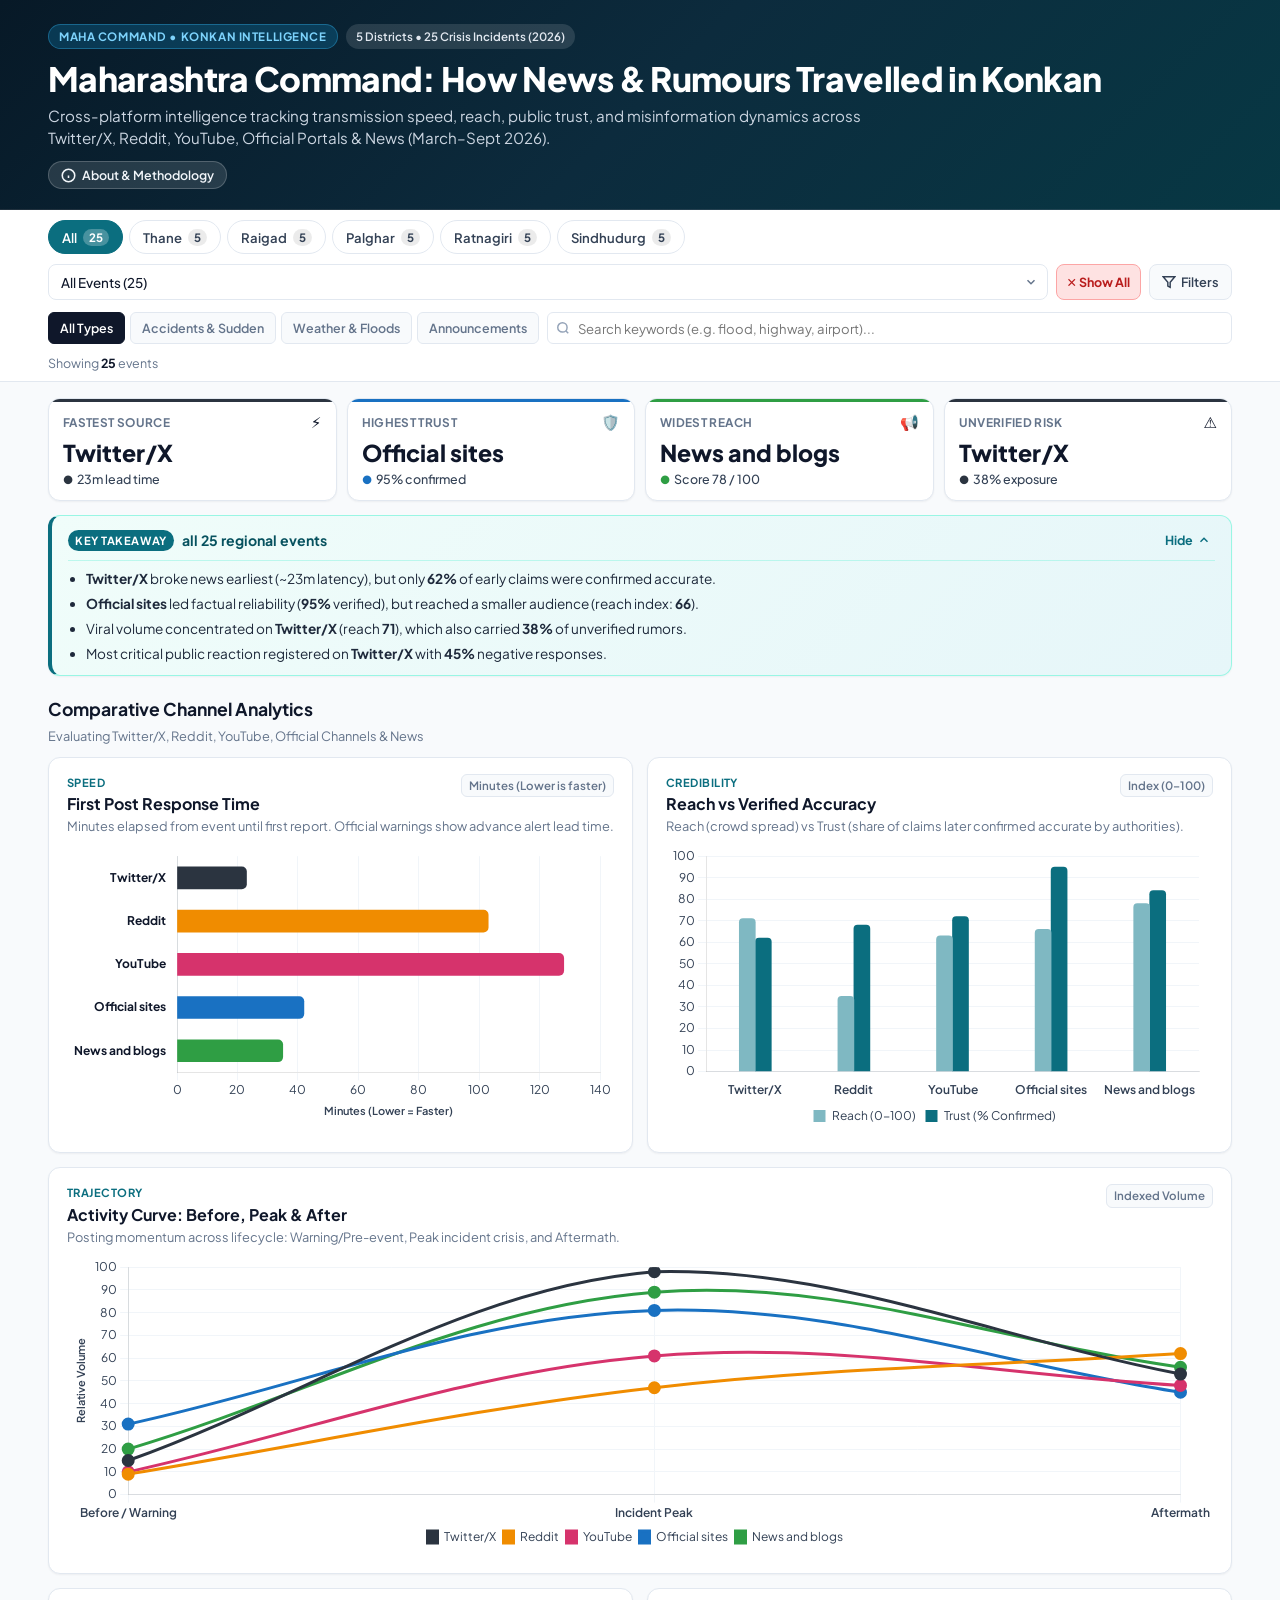
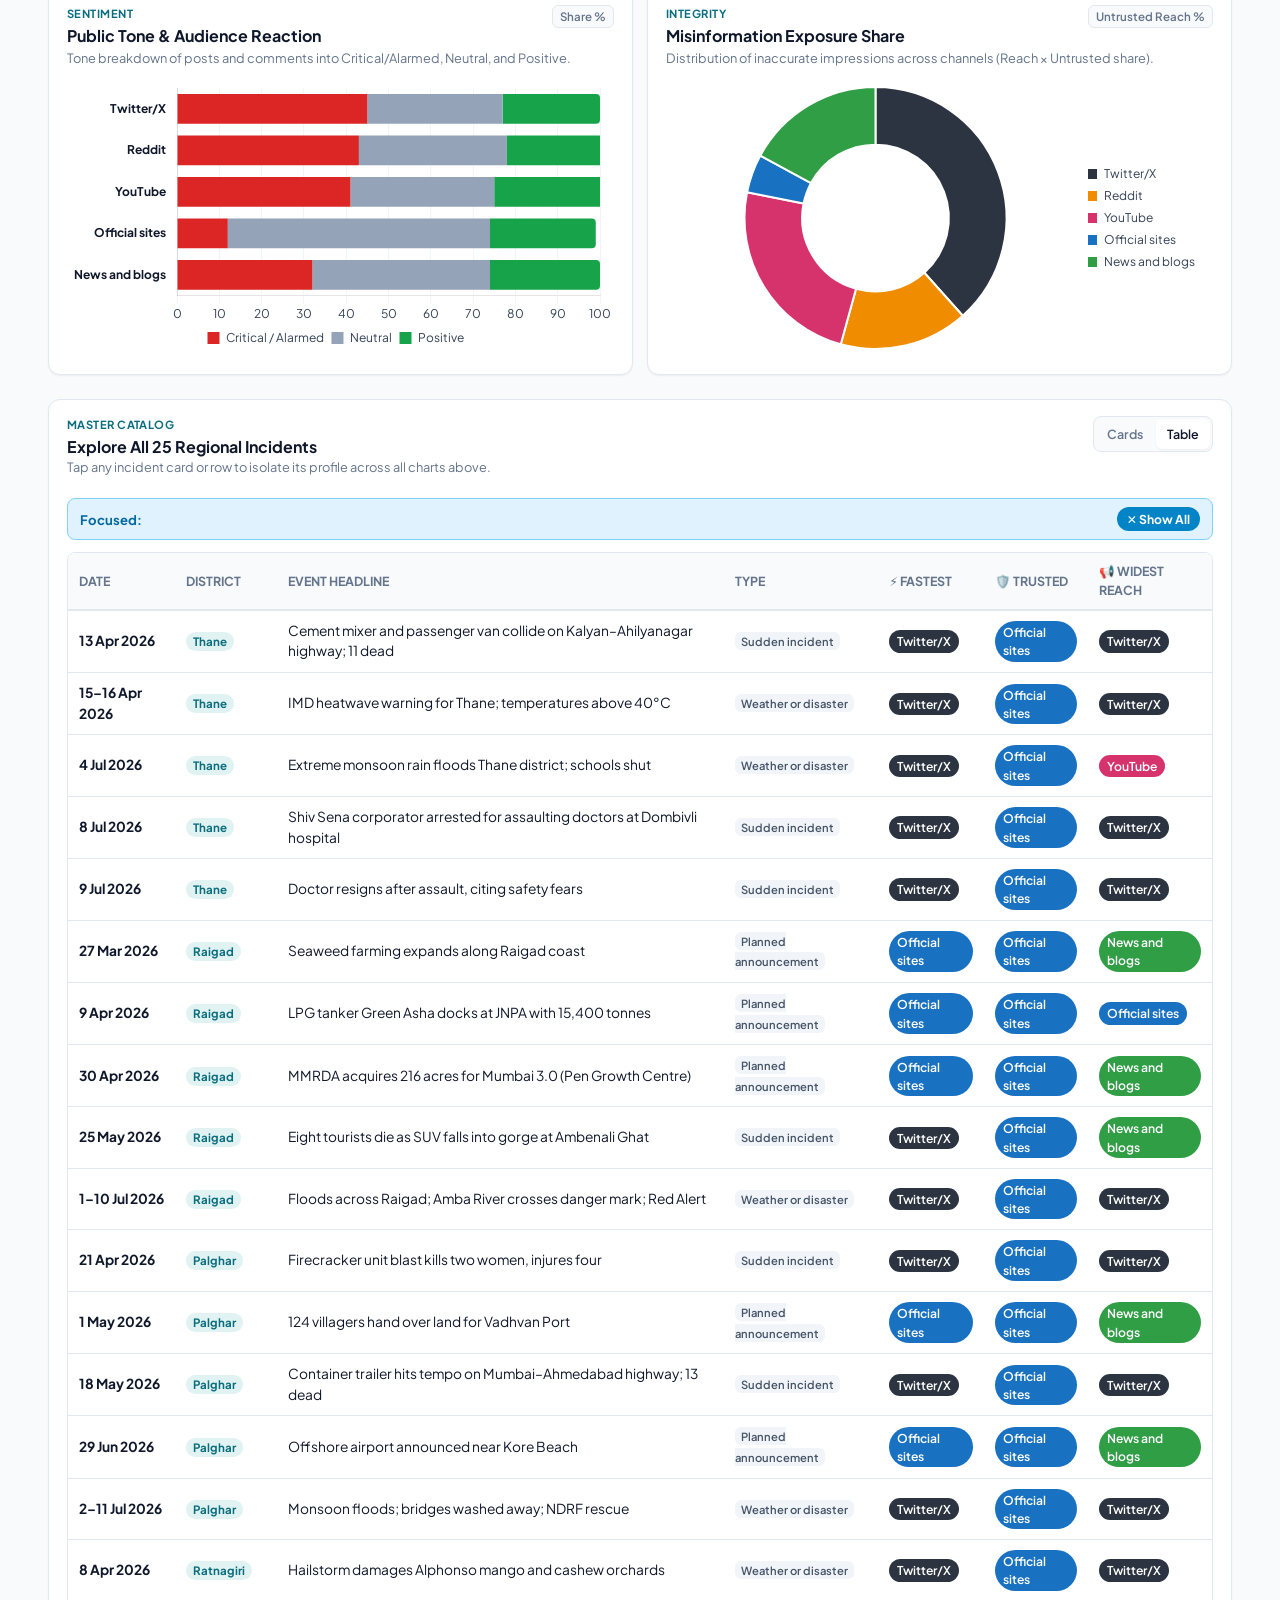
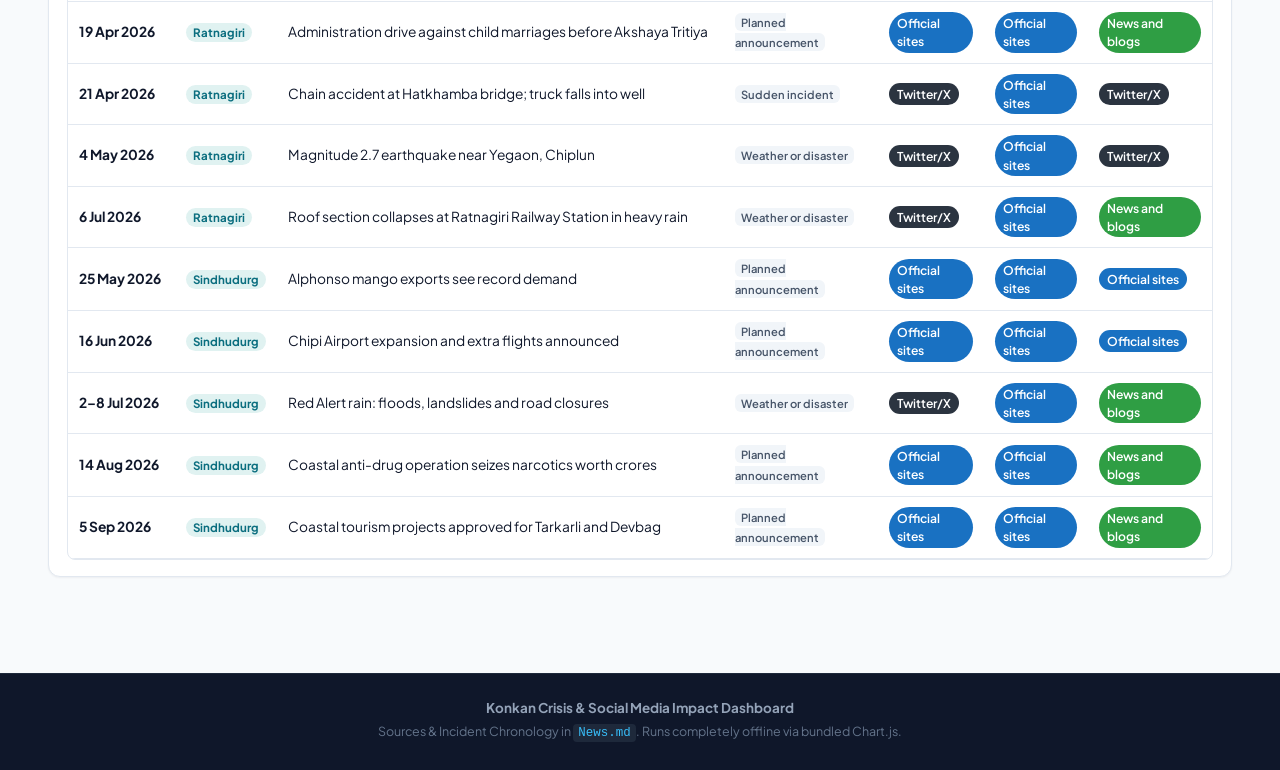
<file: index.html>
<!DOCTYPE html>
<html lang="en">
<head>
  <meta charset="utf-8">
  <meta name="viewport" content="width=device-width, initial-scale=1, viewport-fit=cover">
  <meta name="theme-color" content="#0b6e7f">
  <title>Maharashtra Command Center | Konkan Crisis & Social Media Intelligence Dashboard</title>
  <meta name="description" content="Cross-platform intelligence tracking crisis transmission speed, reach, public trust, and rumour dynamics across 5 Konkan districts.">
  
  <!-- Social Media & Open Graph Previews (Domain-Agnostic) -->
  <meta property="og:site_name" content="Maharashtra Command Center">
  <meta property="og:title" content="Maharashtra Command Center | Konkan Crisis & Social Media Intelligence Dashboard">
  <meta property="og:description" content="Cross-platform intelligence tracking transmission speed, reach, public trust, and rumour dynamics across Konkan districts.">
  <meta property="og:type" content="website">
  <meta name="twitter:card" content="summary">
  <meta name="twitter:title" content="Maharashtra Command Center | Konkan Crisis Intelligence">
  <meta name="twitter:description" content="Crisis information flow, public trust, and misinformation dynamics across Konkan districts.">

  <!-- Immediate Redirect into dash folder -->
  <meta http-equiv="refresh" content="0; url=dash/">
  <script>
    window.location.replace("dash/");
  </script>
  <style>
    body {
      font-family: -apple-system, BlinkMacSystemFont, "Segoe UI", Roboto, sans-serif;
      background-color: #071927;
      color: #e2e8f0;
      display: flex;
      align-items: center;
      justify-content: center;
      height: 100vh;
      margin: 0;
      text-align: center;
      padding: 20px;
    }
    .card {
      background: rgba(255, 255, 255, 0.05);
      border: 1px solid rgba(255, 255, 255, 0.1);
      border-radius: 12px;
      padding: 32px 24px;
      max-width: 480px;
    }
    h1 {
      font-size: 1.25rem;
      margin: 0 0 10px;
      color: #7dd3fc;
    }
    p {
      margin: 0 0 18px;
      color: #94a3b8;
      font-size: 0.95rem;
    }
    a {
      color: #38bdf8;
      text-decoration: none;
      font-weight: 600;
      border: 1px solid rgba(56, 189, 248, 0.4);
      padding: 8px 16px;
      border-radius: 6px;
      display: inline-block;
      transition: background 0.2s;
    }
    a:hover {
      background: rgba(56, 189, 248, 0.15);
    }
  </style>
</head>
<body>
  <div class="card">
    <h1>Maharashtra Command Center</h1>
    <p>Loading Konkan Crisis & Social Media Intelligence Dashboard...</p>
    <a href="dash/">Open Dashboard Manually →</a>
  </div>
</body>
</html>
</file>
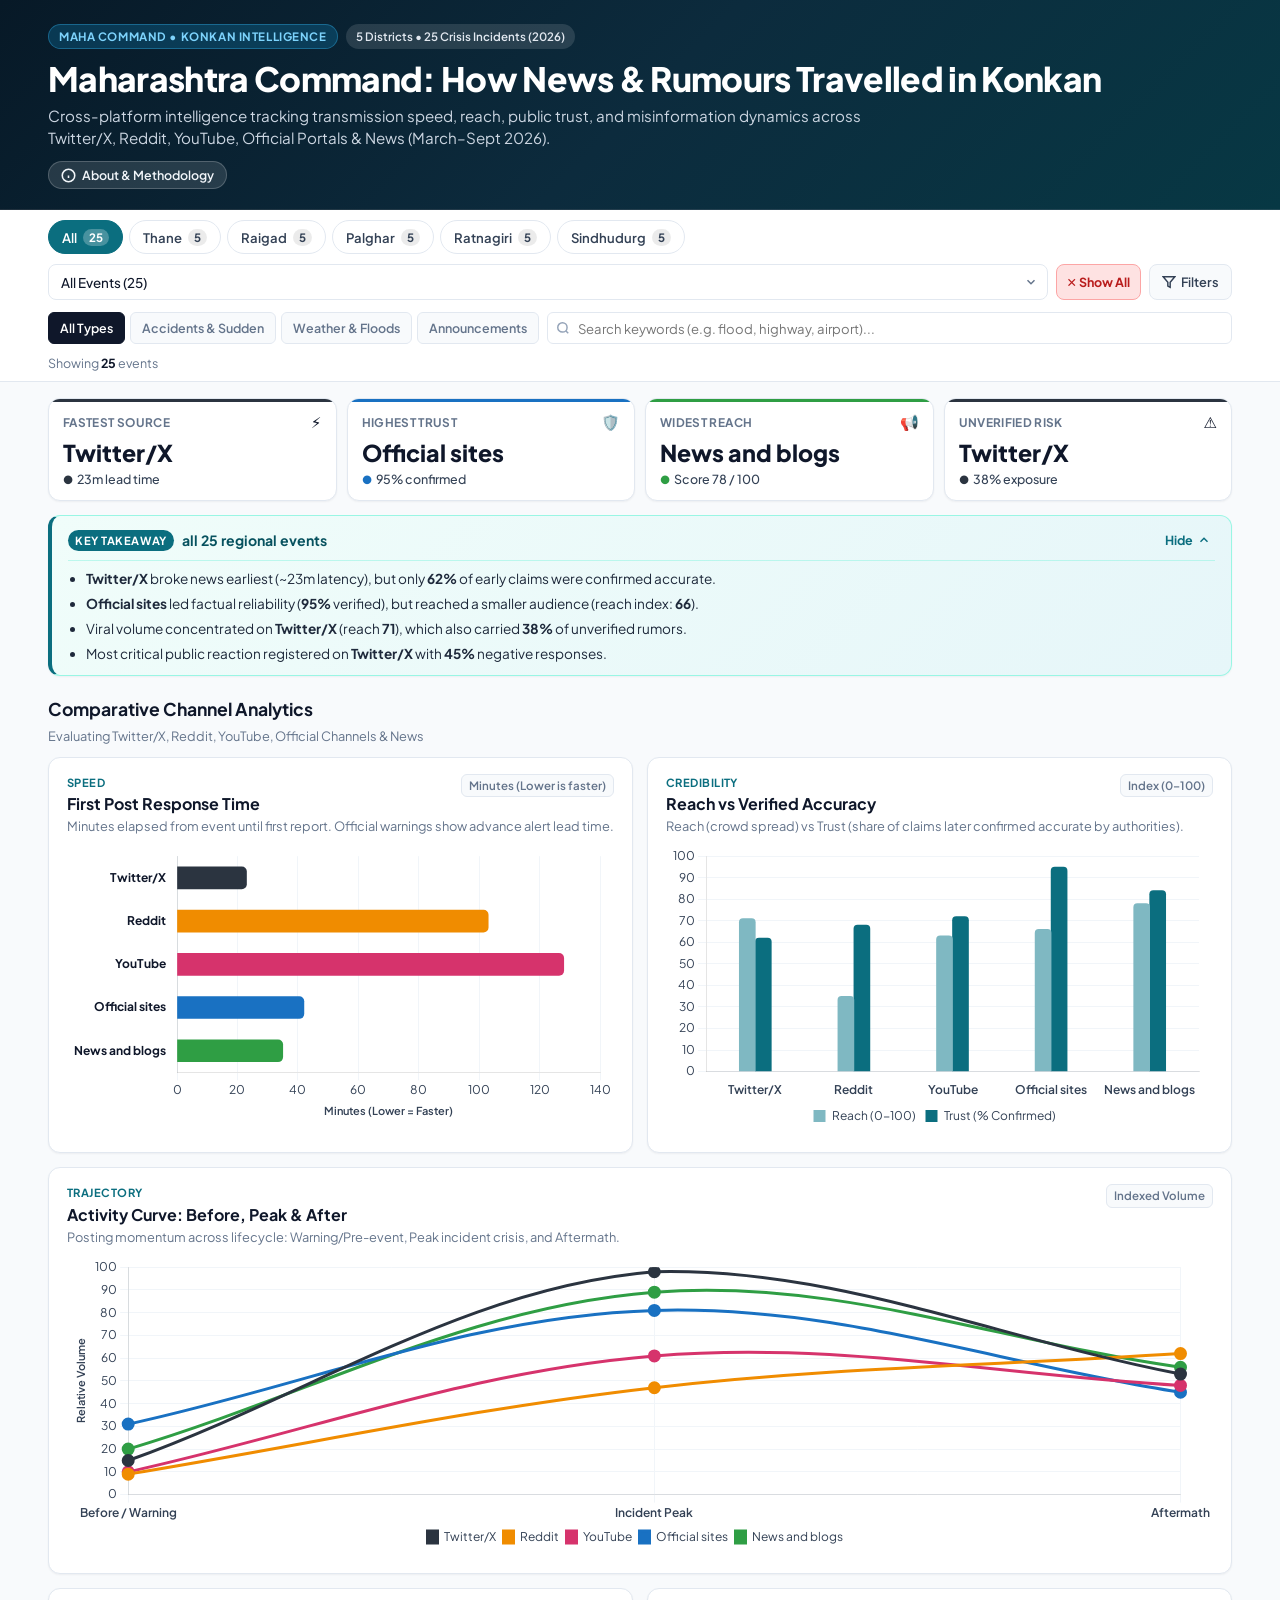
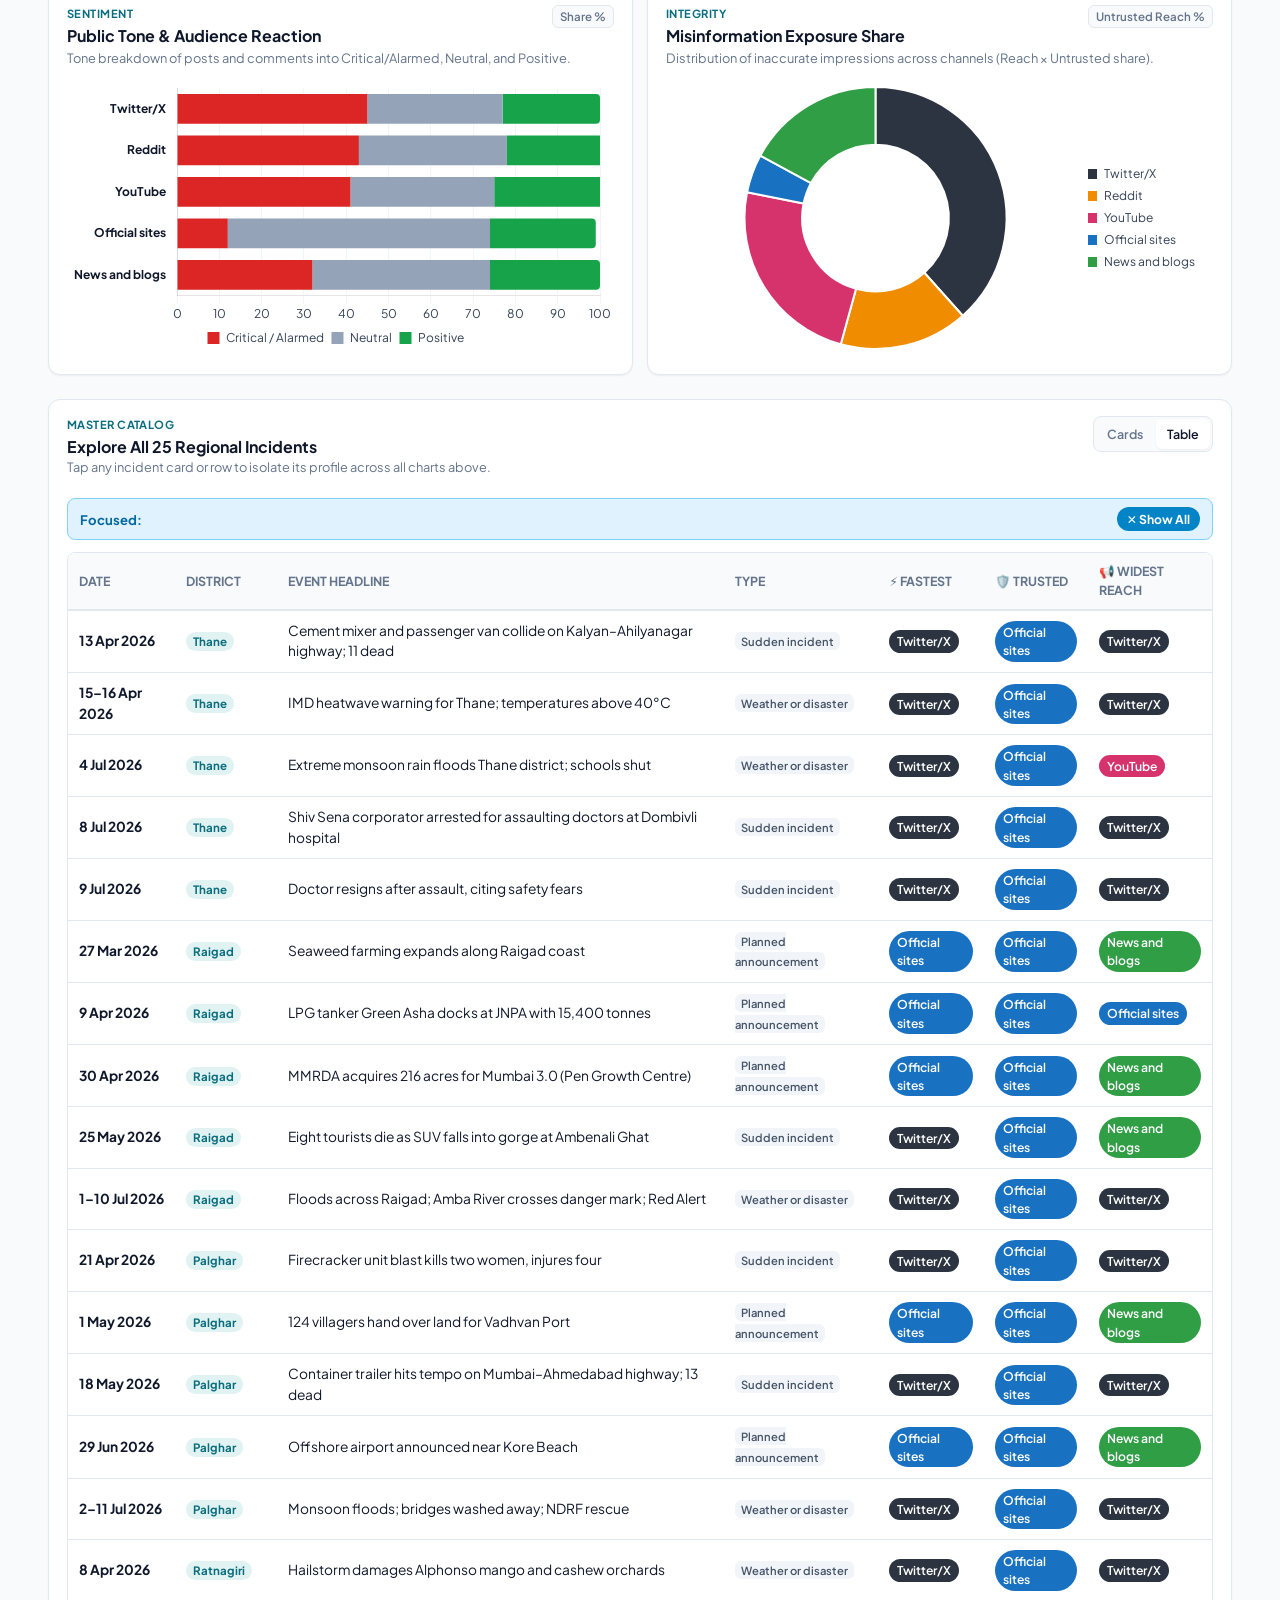
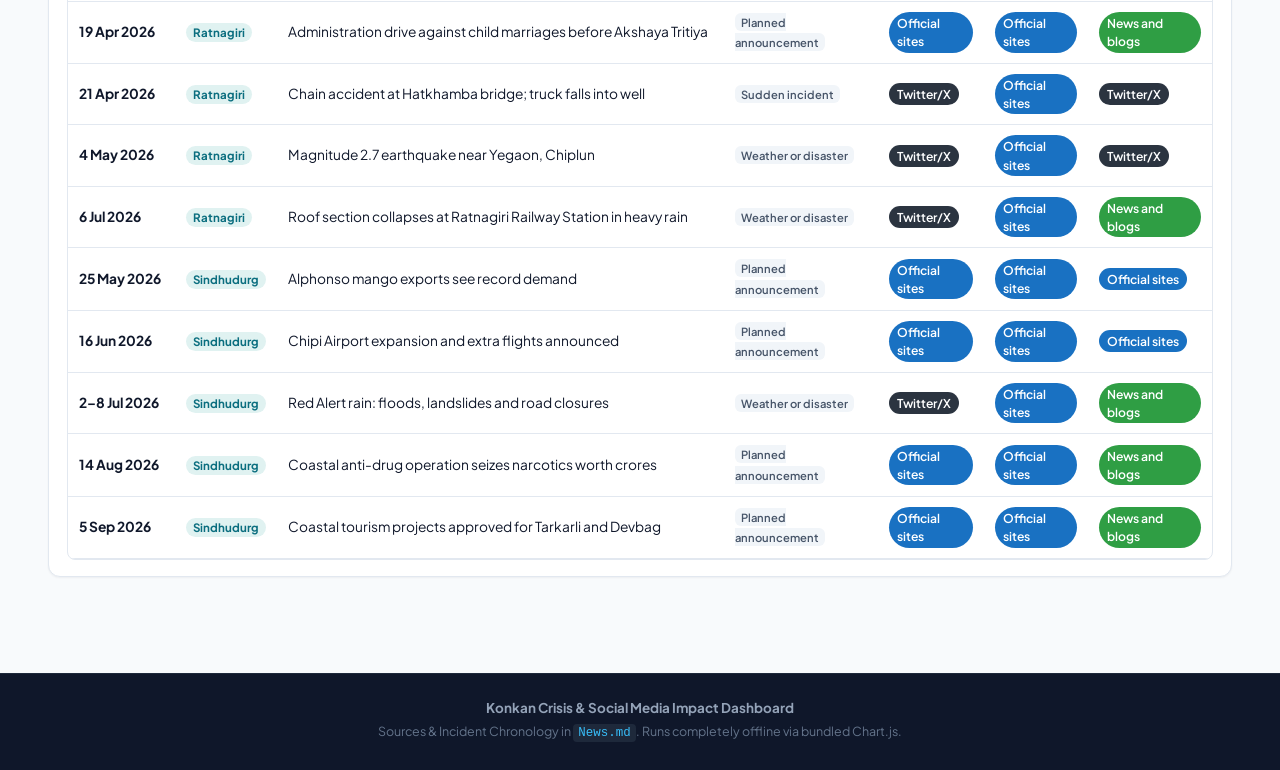
<file: dash/index.html>
<!DOCTYPE html>
<html lang="en">
<head>
<meta charset="utf-8">
<meta name="viewport" content="width=device-width, initial-scale=1, viewport-fit=cover">
<meta name="theme-color" content="#0b6e7f">
<title>Maharashtra Command Center | Konkan Crisis & Social Media Intelligence Dashboard</title>
<meta name="description" content="Interactive intelligence dashboard tracking crisis information speed, social reach, verified trust, and rumour dynamics across Konkan districts (March–September 2026).">

<!-- Open Graph / Social Sharing (Domain-Agnostic) -->
<meta property="og:site_name" content="Maharashtra Command Center">
<meta property="og:title" content="Maharashtra Command Center | Konkan Crisis & Social Media Intelligence Dashboard">
<meta property="og:description" content="Multi-channel analysis of transmission speed, reach, public trust, and rumour containment across Twitter/X, Reddit, YouTube, and official channels.">
<meta property="og:type" content="website">
<meta name="twitter:card" content="summary">
<meta name="twitter:title" content="Maharashtra Command Center | Konkan Crisis Intelligence">
<meta name="twitter:description" content="Crisis information flow, public trust, and misinformation containment across Konkan districts.">

<link rel="preconnect" href="https://fonts.googleapis.com">
<link rel="preconnect" href="https://fonts.gstatic.com" crossorigin>
<link href="https://fonts.googleapis.com/css2?family=Plus+Jakarta+Sans:wght@400;500;600;700;800&display=swap" rel="stylesheet">
<link rel="stylesheet" href="styles.css">
</head>
<body>

<!-- Header (Clean, Compact, Non-Intrusive) -->
<header class="top">
  <div class="top-content">
    <div class="badge-row">
      <span class="region-badge">Maha Command • Konkan Intelligence</span>
      <span class="coverage-badge">5 Districts • 25 Crisis Incidents (2026)</span>
    </div>
    <h1>Maharashtra Command: How News & Rumours Travelled in Konkan</h1>
    <p class="sub">
      Cross-platform intelligence tracking transmission speed, reach, public trust, and misinformation dynamics across Twitter/X, Reddit, YouTube, Official Portals & News (March–Sept 2026).
    </p>
    <div class="header-actions">
      <button id="toggleInfoBtn" class="btn-subtle" aria-expanded="false" aria-controls="methodologyBanner">
        <svg width="15" height="15" viewBox="0 0 24 24" fill="none" stroke="currentColor" stroke-width="2.5"><circle cx="12" cy="12" r="10"/><path d="M12 16v-4"/><path d="M12 8h.01"/></svg>
        <span>About & Methodology</span>
      </button>
    </div>
  </div>
</header>

<!-- Collapsible Methodology / About Banner -->
<div id="methodologyBanner" class="methodology-banner" hidden>
  <div class="methodology-inner">
    <div>
      <h3>About this Research Model</h3>
      <p>Data aggregates major incident timelines from <strong>News.md</strong> across Thane, Raigad, Palghar, Ratnagiri, and Sindhudurg. Transmission speed, reach, verified trust, and misinformation indices are modelled from incident patterns across social and official channels.</p>
    </div>
    <button id="closeInfoBtn" class="btn-icon" aria-label="Close info panel">✕</button>
  </div>
</div>

<!-- Controls Bar (Mobile-friendly, doesn't eat screen space) -->
<div class="controls-wrapper" id="controlsWrap">
  <nav class="controls" aria-label="Filters and Controls">
    
    <!-- 1. District Swipeable Tabs (Always accessible) -->
    <div class="tabs-container">
      <div class="tabs-scroll" id="tabsScroll" role="tablist">
        <div class="tabs" id="tabs"></div>
      </div>
    </div>

    <!-- 2. Streamlined Controls Row -->
    <div class="controls-main-row">
      
      <!-- Event Select Picker -->
      <div class="select-wrapper">
        <select id="eventSel" aria-label="Select specific incident"></select>
        <svg class="select-chevron" width="14" height="14" viewBox="0 0 24 24" fill="none" stroke="currentColor" stroke-width="2.5"><polyline points="6 9 12 15 18 9"/></svg>
      </div>

      <!-- Quick Reset Button (Visible when single event selected) -->
      <button id="resetEventBtn" class="btn-reset" hidden title="Clear event filter">
        ✕ Show All
      </button>

      <!-- Search & Filters Toggle Button on Mobile -->
      <button id="toggleFiltersBtn" class="btn-filter-toggle" aria-expanded="false">
        <svg width="14" height="14" viewBox="0 0 24 24" fill="none" stroke="currentColor" stroke-width="2.5"><polygon points="22 3 2 3 10 12.46 10 19 14 21 14 12.46 22 3"/></svg>
        <span>Filters</span>
      </button>

    </div>

    <!-- 3. Expandable / Collapsible Secondary Filters -->
    <div class="filters-expandable" id="filtersExpandable">
      
      <!-- Event Type Pills -->
      <div class="type-pills" id="typePills">
        <button class="pill-btn active" data-type="all">All Types</button>
        <button class="pill-btn" data-type="sudden">Accidents & Sudden</button>
        <button class="pill-btn" data-type="disaster">Weather & Floods</button>
        <button class="pill-btn" data-type="announce">Announcements</button>
      </div>

      <!-- Search Input -->
      <div class="search-box">
        <svg class="search-icon" width="14" height="14" viewBox="0 0 24 24" fill="none" stroke="currentColor" stroke-width="2.5"><circle cx="11" cy="11" r="8"/><path d="m21 21-4.35-4.35"/></svg>
        <input type="search" id="searchInput" placeholder="Search keywords (e.g. flood, highway, airport)..." aria-label="Search events">
        <button id="clearSearchBtn" class="clear-input-btn" hidden aria-label="Clear search">✕</button>
      </div>

    </div>

    <!-- 4. Active Filter Summary Bar -->
    <div class="active-filter-bar" id="activeFilterBar">
      <div class="filter-status" id="filterStatusText">Showing all 25 events across Konkan</div>
      <button id="resetAllFiltersBtn" class="btn-link" hidden>Reset filters</button>
    </div>

  </nav>
</div>

<!-- Main Dashboard -->
<main id="mainContent">

  <!-- KPI Cards (2x2 on Mobile, 4-col on Desktop) -->
  <section class="kpis-section">
    <div class="kpis" id="kpis"></div>
  </section>

  <!-- Executive Insight Alert (Collapsible on Mobile to Save Screen Space) -->
  <section class="insight-card" id="insightCard">
    <div class="insight-header" id="insightHeader">
      <div class="insight-header-left">
        <span class="insight-badge">Key Takeaway</span>
        <span class="insight-title" id="insightTitle">Incident Dynamics</span>
      </div>
      <button id="toggleInsightBtn" class="insight-toggle-btn" aria-expanded="true">
        <span id="insightToggleText">Hide</span>
        <svg id="insightToggleIcon" width="14" height="14" viewBox="0 0 24 24" fill="none" stroke="currentColor" stroke-width="2.5"><polyline points="18 15 12 9 6 15"/></svg>
      </button>
    </div>
    <div class="insight-content" id="insightContent" aria-live="polite"></div>
  </section>

  <!-- Visual Analytics Grid -->
  <section class="analytics-section">
    <div class="section-header">
      <h2 class="section-title">Comparative Channel Analytics</h2>
      <span class="section-subtitle">Evaluating Twitter/X, Reddit, YouTube, Official Channels & News</span>
    </div>

    <div class="grid">
      
      <!-- Speed Chart -->
      <article class="card">
        <div class="card-head">
          <div class="card-title-group">
            <span class="card-tag">Speed</span>
            <h2>First Post Response Time</h2>
          </div>
          <span class="card-unit">Minutes (Lower is faster)</span>
        </div>
        <p class="hint">Minutes elapsed from event until first report. Official warnings show advance alert lead time.</p>
        <div class="cv"><canvas id="cSpeed"></canvas></div>
      </article>

      <!-- Reach vs Trust Chart -->
      <article class="card">
        <div class="card-head">
          <div class="card-title-group">
            <span class="card-tag">Credibility</span>
            <h2>Reach vs Verified Accuracy</h2>
          </div>
          <span class="card-unit">Index (0–100)</span>
        </div>
        <p class="hint">Reach (crowd spread) vs Trust (share of claims later confirmed accurate by authorities).</p>
        <div class="cv cv-rt"><canvas id="cRT"></canvas></div>
      </article>

      <!-- Phase Curve Chart (Full width) -->
      <article class="card wide">
        <div class="card-head">
          <div class="card-title-group">
            <span class="card-tag">Trajectory</span>
            <h2>Activity Curve: Before, Peak & After</h2>
          </div>
          <span class="card-unit">Indexed Volume</span>
        </div>
        <p class="hint">Posting momentum across lifecycle: Warning/Pre-event, Peak incident crisis, and Aftermath.</p>
        <div class="cv cv-phase"><canvas id="cPhase"></canvas></div>
      </article>

      <!-- Public Tone Stacked Bar Chart -->
      <article class="card">
        <div class="card-head">
          <div class="card-title-group">
            <span class="card-tag">Sentiment</span>
            <h2>Public Tone & Audience Reaction</h2>
          </div>
          <span class="card-unit">Share %</span>
        </div>
        <p class="hint">Tone breakdown of posts and comments into Critical/Alarmed, Neutral, and Positive.</p>
        <div class="cv cv-sent"><canvas id="cSent"></canvas></div>
      </article>

      <!-- Misinformation Exposure Doughnut Chart -->
      <article class="card">
        <div class="card-head">
          <div class="card-title-group">
            <span class="card-tag">Integrity</span>
            <h2>Misinformation Exposure Share</h2>
          </div>
          <span class="card-unit">Untrusted Reach %</span>
        </div>
        <p class="hint">Distribution of inaccurate impressions across channels (Reach × Untrusted share).</p>
        <div class="cv cv-mis"><canvas id="cMis"></canvas></div>
      </article>

    </div>
  </section>

  <!-- Events Catalog Section -->
  <section class="card events-card" id="eventsSection">
    <div class="events-card-head">
      <div>
        <div class="card-title-group">
          <span class="card-tag">Master Catalog</span>
          <h2>Explore All 25 Regional Incidents</h2>
        </div>
        <p class="hint">Tap any incident card or row to isolate its profile across all charts above.</p>
      </div>

      <div class="events-view-toggle" id="viewToggleGroup">
        <button class="toggle-btn active" id="btnCardsView">Cards</button>
        <button class="toggle-btn" id="btnTableView">Table</button>
      </div>
    </div>

    <!-- Active event inspection banner -->
    <div id="inspectBanner" class="inspect-banner" hidden>
      <div class="inspect-info">
        <span class="inspect-label">Focused:</span>
        <strong id="inspectTitle"></strong>
      </div>
      <button id="inspectClearBtn" class="btn-pill-action">✕ Show All</button>
    </div>

    <!-- Touch-friendly Event Cards for Smartphone -->
    <div class="event-cards-grid" id="eventCards"></div>

    <!-- Desktop Table View -->
    <div class="table-container" id="eventTableWrap">
      <table id="tbl">
        <thead>
          <tr>
            <th>Date</th>
            <th>District</th>
            <th>Event Headline</th>
            <th>Type</th>
            <th>⚡ Fastest</th>
            <th>🛡️ Trusted</th>
            <th>📢 Widest Reach</th>
          </tr>
        </thead>
        <tbody></tbody>
      </table>
    </div>

    <div id="noEventsMessage" class="no-events-message" hidden>
      <p>No incidents match the active filters.</p>
      <button id="clearAllFiltersFromEmpty" class="btn-pill-action">Reset Filters</button>
    </div>
  </section>

</main>

<!-- Floating quick jump button for smartphone -->
<button id="floatingTopBtn" class="floating-btn" aria-label="Jump to charts" title="Jump up to charts">
  <svg width="16" height="16" viewBox="0 0 24 24" fill="none" stroke="currentColor" stroke-width="2.5"><polyline points="18 15 12 9 6 15"/></svg>
  <span>Charts</span>
</button>

<!-- Footer -->
<footer class="app-footer">
  <div class="footer-inner">
    <p><strong>Konkan Crisis & Social Media Impact Dashboard</strong></p>
    <p class="footer-sub">Sources & Incident Chronology in <code>News.md</code>. Runs completely offline via bundled Chart.js.</p>
  </div>
</footer>

<!-- Scripts -->
<script src="vendor/chart.umd.js"></script>
<script src="data.js"></script>
<script src="app.js"></script>
</body>
</html>
</file>
<file: dash/styles.css>
/* ==========================================================================
   Konkan Crisis & Social Media Dashboard - Modern Responsive Stylesheet
   Engineered for Mobile Precision & Desktop Visual Excellence
   ========================================================================== */

:root {
  --primary: #0b6e7f;
  --primary-hover: #07525f;
  --primary-subtle: #e6f4f6;
  --primary-border: #bce2e8;
  --primary-glow: rgba(11, 110, 127, 0.16);

  --ink: #0f172a;
  --ink-secondary: #334155;
  --mute: #64748b;
  --light-mute: #94a3b8;
  --line: #e2e8f0;
  --paper: #f8fafc;
  --card: #ffffff;

  --radius-xs: 6px;
  --radius-sm: 8px;
  --radius-md: 12px;
  --radius-lg: 16px;
  --radius-full: 9999px;

  --shadow-xs: 0 1px 2px rgba(15, 23, 42, 0.05);
  --shadow-sm: 0 1px 3px rgba(15, 23, 42, 0.07), 0 1px 2px rgba(15, 23, 42, 0.04);
  --shadow-md: 0 4px 6px -1px rgba(15, 23, 42, 0.08), 0 2px 4px -2px rgba(15, 23, 42, 0.04);
  --shadow-float: 0 10px 24px -3px rgba(11, 110, 127, 0.35);

  --font-sans: 'Plus Jakarta Sans', system-ui, -apple-system, BlinkMacSystemFont, "Segoe UI", Roboto, sans-serif;
}

*, *::before, *::after {
  box-sizing: border-box;
}

html {
  font-size: 16px;
  -webkit-text-size-adjust: 100%;
  scroll-behavior: smooth;
}

body {
  margin: 0;
  padding: 0;
  font-family: var(--font-sans);
  background-color: var(--paper);
  color: var(--ink);
  line-height: 1.5;
  -webkit-font-smoothing: antialiased;
}

:focus-visible {
  outline: 3px solid #38bdf8;
  outline-offset: 2px;
}

/* ==========================================================================
   Header Banner (Clean, Compact, Responsive)
   ========================================================================== */
.top {
  background: linear-gradient(135deg, #071927 0%, #0c2b3d 50%, #073844 100%);
  color: #ffffff;
  padding: 24px clamp(16px, 4vw, 48px) 20px;
  border-bottom: 1px solid rgba(255, 255, 255, 0.1);
}

.top-content {
  max-width: 1280px;
  margin: 0 auto;
}

.badge-row {
  display: flex;
  flex-wrap: wrap;
  gap: 8px;
  margin-bottom: 8px;
}

.region-badge {
  display: inline-flex;
  align-items: center;
  background: rgba(14, 165, 233, 0.22);
  color: #7dd3fc;
  border: 1px solid rgba(56, 189, 248, 0.35);
  font-size: 0.72rem;
  font-weight: 700;
  text-transform: uppercase;
  letter-spacing: 0.05em;
  padding: 3px 10px;
  border-radius: var(--radius-full);
}

.coverage-badge {
  display: inline-flex;
  align-items: center;
  background: rgba(255, 255, 255, 0.12);
  color: #e2e8f0;
  font-size: 0.72rem;
  font-weight: 600;
  padding: 3px 10px;
  border-radius: var(--radius-full);
}

.top h1 {
  margin: 0 0 6px 0;
  font-size: clamp(1.35rem, 2.8vw, 2.1rem);
  font-weight: 800;
  letter-spacing: -0.02em;
  line-height: 1.25;
}

.sub {
  margin: 0 0 12px;
  max-width: 76ch;
  color: #cbd5e1;
  font-size: clamp(0.85rem, 1.4vw, 0.95rem);
  line-height: 1.45;
}

.header-actions {
  display: flex;
  gap: 8px;
}

.btn-subtle {
  display: inline-flex;
  align-items: center;
  gap: 6px;
  background: rgba(255, 255, 255, 0.12);
  color: #f1f5f9;
  border: 1px solid rgba(255, 255, 255, 0.2);
  padding: 5px 12px;
  border-radius: var(--radius-full);
  font-family: inherit;
  font-size: 0.78rem;
  font-weight: 600;
  cursor: pointer;
  transition: all 0.2s ease;
}

.btn-subtle:hover {
  background: rgba(255, 255, 255, 0.22);
}

/* Collapsible methodology panel */
.methodology-banner {
  background: #0d2133;
  color: #e2e8f0;
  border-bottom: 1px solid rgba(255, 255, 255, 0.12);
  padding: 14px clamp(16px, 4vw, 48px);
}

.methodology-inner {
  max-width: 1280px;
  margin: 0 auto;
  display: flex;
  align-items: flex-start;
  justify-content: space-between;
  gap: 16px;
}

.methodology-inner h3 {
  margin: 0 0 4px;
  font-size: 0.92rem;
  color: #38bdf8;
}

.methodology-inner p {
  margin: 0;
  font-size: 0.84rem;
  line-height: 1.45;
  color: #cbd5e1;
}

.btn-icon {
  background: transparent;
  border: none;
  color: #94a3b8;
  font-size: 1.1rem;
  cursor: pointer;
  padding: 4px;
  border-radius: var(--radius-xs);
}

/* ==========================================================================
   Controls Bar (Desktop Sticky, Mobile Streamlined)
   ========================================================================== */
.controls-wrapper {
  background: rgba(255, 255, 255, 0.96);
  backdrop-filter: blur(10px);
  -webkit-backdrop-filter: blur(10px);
  border-bottom: 1px solid var(--line);
  position: sticky;
  top: 0;
  z-index: 100;
}

.controls {
  max-width: 1280px;
  margin: 0 auto;
  padding: 8px clamp(16px, 4vw, 48px);
  display: flex;
  flex-direction: column;
  gap: 8px;
}

/* Swipeable District Tabs */
.tabs-container {
  display: flex;
  align-items: center;
  overflow: hidden;
}

.tabs-scroll {
  overflow-x: auto;
  -webkit-overflow-scrolling: touch;
  scrollbar-width: none;
  padding: 2px 0;
  width: 100%;
}

.tabs-scroll::-webkit-scrollbar {
  display: none;
}

.tabs {
  display: flex;
  gap: 6px;
  width: max-content;
}

.tab {
  background: #ffffff;
  border: 1px solid var(--line);
  color: var(--ink-secondary);
  padding: 6px 13px;
  border-radius: var(--radius-full);
  font-family: inherit;
  font-size: 0.82rem;
  font-weight: 600;
  cursor: pointer;
  white-space: nowrap;
  display: inline-flex;
  align-items: center;
  gap: 6px;
  min-height: 34px;
  transition: all 0.15s ease;
  user-select: none;
  -webkit-tap-highlight-color: transparent;
}

.tab:hover {
  background: var(--primary-subtle);
  border-color: var(--primary-border);
  color: var(--primary);
}

.tab[aria-selected="true"] {
  background: var(--primary);
  border-color: var(--primary);
  color: #ffffff;
}

.tab .tab-count {
  font-size: 0.72rem;
  padding: 1px 6px;
  border-radius: 999px;
  background: rgba(0, 0, 0, 0.08);
  font-weight: 700;
}

.tab[aria-selected="true"] .tab-count {
  background: rgba(255, 255, 255, 0.25);
  color: #ffffff;
}

/* Controls Main Row (Dropdown + Filter Toggle) */
.controls-main-row {
  display: flex;
  align-items: center;
  gap: 8px;
}

.select-wrapper {
  position: relative;
  flex: 1;
}

select {
  width: 100%;
  appearance: none;
  -webkit-appearance: none;
  font-family: inherit;
  font-size: 0.84rem;
  padding: 7px 32px 7px 12px;
  border: 1px solid var(--line);
  border-radius: var(--radius-sm);
  background: #ffffff;
  color: var(--ink);
  font-weight: 500;
  cursor: pointer;
  min-height: 36px;
  text-overflow: ellipsis;
  white-space: nowrap;
  overflow: hidden;
}

select:focus {
  border-color: var(--primary);
  box-shadow: 0 0 0 3px var(--primary-glow);
  outline: none;
}

.select-chevron {
  position: absolute;
  right: 10px;
  top: 50%;
  transform: translateY(-50%);
  color: var(--mute);
  pointer-events: none;
}

.btn-reset {
  background: #fee2e2;
  color: #b91c1c;
  border: 1px solid #fca5a5;
  padding: 6px 10px;
  border-radius: var(--radius-sm);
  font-family: inherit;
  font-size: 0.78rem;
  font-weight: 700;
  cursor: pointer;
  white-space: nowrap;
  min-height: 36px;
  display: inline-flex;
  align-items: center;
}

.btn-filter-toggle {
  background: var(--paper);
  border: 1px solid var(--line);
  color: var(--ink-secondary);
  padding: 6px 12px;
  border-radius: var(--radius-sm);
  font-family: inherit;
  font-size: 0.8rem;
  font-weight: 600;
  cursor: pointer;
  display: inline-flex;
  align-items: center;
  gap: 5px;
  min-height: 36px;
  white-space: nowrap;
}

.btn-filter-toggle.active {
  background: var(--ink);
  color: #ffffff;
  border-color: var(--ink);
}

/* Secondary Filters */
.filters-expandable {
  display: flex;
  flex-wrap: wrap;
  align-items: center;
  gap: 8px;
  padding-top: 4px;
}

.type-pills {
  display: flex;
  gap: 5px;
  overflow-x: auto;
  -webkit-overflow-scrolling: touch;
  scrollbar-width: none;
}

.type-pills::-webkit-scrollbar {
  display: none;
}

.pill-btn {
  background: var(--paper);
  border: 1px solid var(--line);
  color: var(--mute);
  padding: 5px 11px;
  border-radius: var(--radius-xs);
  font-family: inherit;
  font-size: 0.78rem;
  font-weight: 600;
  cursor: pointer;
  white-space: nowrap;
  min-height: 32px;
  display: inline-flex;
  align-items: center;
}

.pill-btn.active {
  background: var(--ink);
  border-color: var(--ink);
  color: #ffffff;
}

.search-box {
  position: relative;
  display: flex;
  align-items: center;
  flex: 1;
  min-width: 170px;
}

.search-icon {
  position: absolute;
  left: 9px;
  color: var(--light-mute);
  pointer-events: none;
}

.search-box input {
  width: 100%;
  padding: 6px 28px 6px 30px;
  font-family: inherit;
  font-size: 0.82rem;
  border: 1px solid var(--line);
  border-radius: var(--radius-xs);
  background: #ffffff;
  color: var(--ink);
  min-height: 32px;
}

.search-box input:focus {
  border-color: var(--primary);
  outline: none;
}

.clear-input-btn {
  position: absolute;
  right: 6px;
  background: transparent;
  border: none;
  color: var(--mute);
  font-size: 0.8rem;
  cursor: pointer;
  padding: 3px;
}

/* Active Filter Summary */
.active-filter-bar {
  display: flex;
  align-items: center;
  justify-content: space-between;
  font-size: 0.78rem;
  color: var(--mute);
  padding-top: 2px;
}

.filter-status b {
  color: var(--ink);
}

.btn-link {
  background: transparent;
  border: none;
  color: var(--primary);
  font-family: inherit;
  font-size: 0.78rem;
  font-weight: 700;
  text-decoration: underline;
  cursor: pointer;
  padding: 0;
}

/* ==========================================================================
   Main Content Layout
   ========================================================================== */
main {
  max-width: 1280px;
  margin: 0 auto;
  padding: 16px clamp(16px, 4vw, 48px) 60px;
}

.section-header {
  margin-bottom: 10px;
}

.section-title {
  margin: 0;
  font-size: 1.1rem;
  font-weight: 700;
  color: var(--ink);
}

.section-subtitle {
  font-size: 0.8rem;
  color: var(--mute);
}

/* ==========================================================================
   KPI Cards (2x2 Grid on Mobile, 4-col on Desktop)
   ========================================================================== */
.kpis-section {
  margin-bottom: 14px;
}

.kpis {
  display: grid;
  grid-template-columns: repeat(4, 1fr);
  gap: 10px;
}

.kpi {
  background: var(--card);
  border: 1px solid var(--line);
  border-radius: var(--radius-md);
  padding: 12px 14px;
  position: relative;
  overflow: hidden;
  box-shadow: var(--shadow-xs);
  display: flex;
  flex-direction: column;
  justify-content: space-between;
}

.kpi::before {
  content: "";
  position: absolute;
  top: 0;
  left: 0;
  right: 0;
  height: 3px;
  background-color: var(--c, var(--primary));
}

.kpi-header {
  display: flex;
  align-items: center;
  justify-content: space-between;
  margin-bottom: 4px;
}

.kpi .l {
  font-size: 0.74rem;
  font-weight: 700;
  color: var(--mute);
  text-transform: uppercase;
  letter-spacing: 0.03em;
}

.kpi-icon {
  font-size: 0.95rem;
}

.kpi .v {
  font-size: clamp(1.15rem, 2vw, 1.45rem);
  font-weight: 800;
  color: var(--ink);
  margin: 1px 0 3px;
  line-height: 1.2;
}

.kpi .d {
  font-size: 0.78rem;
  color: var(--ink-secondary);
  font-weight: 500;
  display: flex;
  align-items: center;
  gap: 4px;
  white-space: nowrap;
  overflow: hidden;
  text-overflow: ellipsis;
}

.kpi .d-badge {
  font-size: 0.7rem;
}

/* ==========================================================================
   Executive Insight Alert (Collapsible on Mobile)
   ========================================================================== */
.insight-card {
  background: linear-gradient(135deg, #f0fdfa 0%, #e6f6f9 100%);
  border: 1px solid #99f6e4;
  border-left: 4px solid var(--primary);
  border-radius: var(--radius-md);
  padding: 12px 16px;
  margin-bottom: 20px;
  box-shadow: var(--shadow-xs);
}

.insight-header {
  display: flex;
  align-items: center;
  justify-content: space-between;
  cursor: pointer;
  user-select: none;
}

.insight-header-left {
  display: flex;
  align-items: center;
  gap: 8px;
  flex: 1;
  min-width: 0;
}

.insight-badge {
  background: var(--primary);
  color: #ffffff;
  font-size: 0.7rem;
  font-weight: 700;
  text-transform: uppercase;
  letter-spacing: 0.05em;
  padding: 2px 7px;
  border-radius: var(--radius-full);
  white-space: nowrap;
}

.insight-title {
  font-size: 0.88rem;
  font-weight: 700;
  color: var(--primary-hover);
  white-space: nowrap;
  overflow: hidden;
  text-overflow: ellipsis;
}

.insight-toggle-btn {
  background: transparent;
  border: none;
  color: var(--primary);
  font-family: inherit;
  font-size: 0.78rem;
  font-weight: 700;
  display: inline-flex;
  align-items: center;
  gap: 4px;
  cursor: pointer;
  padding: 4px;
}

.insight-content {
  margin-top: 8px;
  padding-top: 8px;
  border-top: 1px solid rgba(153, 246, 228, 0.6);
}

.insight-content.collapsed {
  display: none;
}

.insight-content ul {
  margin: 0;
  padding-left: 18px;
  display: flex;
  flex-direction: column;
  gap: 5px;
}

.insight-content li {
  font-size: 0.85rem;
  color: #1e293b;
  line-height: 1.45;
}

/* ==========================================================================
   Analytics Grid & Legible Charts
   ========================================================================== */
.analytics-section {
  margin-bottom: 24px;
}

.grid {
  display: grid;
  grid-template-columns: repeat(2, minmax(0, 1fr));
  gap: 14px;
}

.card {
  background: var(--card);
  border: 1px solid var(--line);
  border-radius: var(--radius-md);
  padding: 16px 18px;
  box-shadow: var(--shadow-xs);
  display: flex;
  flex-direction: column;
}

.card.wide {
  grid-column: 1 / -1;
}

.card-head {
  display: flex;
  align-items: flex-start;
  justify-content: space-between;
  gap: 10px;
  margin-bottom: 2px;
}

.card-title-group {
  display: flex;
  flex-direction: column;
  gap: 2px;
}

.card-tag {
  font-size: 0.7rem;
  font-weight: 700;
  text-transform: uppercase;
  letter-spacing: 0.04em;
  color: var(--primary);
}

.card h2 {
  margin: 0;
  font-size: 1rem;
  font-weight: 700;
  color: var(--ink);
}

.card-unit {
  font-size: 0.72rem;
  font-weight: 600;
  color: var(--mute);
  background: var(--paper);
  border: 1px solid var(--line);
  padding: 2px 7px;
  border-radius: var(--radius-xs);
  white-space: nowrap;
}

.hint {
  margin: 0 0 10px 0;
  color: var(--mute);
  font-size: 0.8rem;
  line-height: 1.4;
}

.cv {
  position: relative;
  height: 280px;
  width: 100%;
}

.cv-rt {
  height: 290px;
}

.cv-phase {
  height: 300px;
}

.cv-sent {
  height: 280px;
}

.cv-mis {
  height: 280px;
}

/* ==========================================================================
   Events Explorer Section (Cards & Table)
   ========================================================================== */
.events-card {
  margin-top: 20px;
}

.events-card-head {
  display: flex;
  align-items: flex-start;
  justify-content: space-between;
  flex-wrap: wrap;
  gap: 10px;
  margin-bottom: 12px;
}

.events-view-toggle {
  display: inline-flex;
  background: var(--paper);
  border: 1px solid var(--line);
  border-radius: var(--radius-sm);
  padding: 2px;
  gap: 2px;
}

.toggle-btn {
  background: transparent;
  border: none;
  font-family: inherit;
  font-size: 0.78rem;
  font-weight: 600;
  color: var(--mute);
  padding: 5px 11px;
  border-radius: var(--radius-xs);
  cursor: pointer;
  min-height: 30px;
}

.toggle-btn.active {
  background: #ffffff;
  color: var(--ink);
  box-shadow: var(--shadow-xs);
}

.inspect-banner {
  background: #e0f2fe;
  border: 1px solid #7dd3fc;
  border-radius: var(--radius-sm);
  padding: 8px 12px;
  margin-bottom: 12px;
  display: flex;
  align-items: center;
  justify-content: space-between;
  gap: 10px;
}

.inspect-info {
  font-size: 0.82rem;
  color: #0369a1;
}

.inspect-label {
  font-weight: 700;
  margin-right: 4px;
}

.btn-pill-action {
  background: #0284c7;
  color: #ffffff;
  border: none;
  font-family: inherit;
  font-size: 0.76rem;
  font-weight: 700;
  padding: 4px 10px;
  border-radius: var(--radius-full);
  cursor: pointer;
}

/* Event Cards Grid */
.event-cards-grid {
  display: grid;
  grid-template-columns: repeat(auto-fill, minmax(300px, 1fr));
  gap: 10px;
}

.event-card-item {
  background: #ffffff;
  border: 1px solid var(--line);
  border-radius: var(--radius-md);
  padding: 12px 14px;
  cursor: pointer;
  transition: all 0.15s ease;
  display: flex;
  flex-direction: column;
  justify-content: space-between;
  -webkit-tap-highlight-color: transparent;
}

.event-card-item:hover {
  border-color: var(--primary-border);
  background: #fafcfe;
}

.event-card-item.selected {
  border: 2px solid var(--primary);
  background: var(--primary-subtle);
  box-shadow: 0 0 0 3px var(--primary-glow);
}

.event-card-top {
  display: flex;
  align-items: center;
  justify-content: space-between;
  gap: 6px;
  margin-bottom: 6px;
}

.event-date-chip {
  font-size: 0.74rem;
  font-weight: 700;
  color: var(--mute);
  background: #f1f5f9;
  padding: 2px 7px;
  border-radius: var(--radius-xs);
}

.event-badges-wrap {
  display: flex;
  gap: 5px;
  align-items: center;
}

.badge-district {
  font-size: 0.72rem;
  font-weight: 700;
  color: #0b6e7f;
  background: #e0f2f1;
  padding: 2px 7px;
  border-radius: var(--radius-full);
}

.badge-type {
  font-size: 0.7rem;
  font-weight: 600;
  color: #475569;
  background: #f1f5f9;
  padding: 2px 6px;
  border-radius: var(--radius-xs);
}

.event-card-title {
  margin: 0 0 10px;
  font-size: 0.9rem;
  font-weight: 700;
  line-height: 1.4;
  color: var(--ink);
}

.event-card-metrics {
  display: grid;
  grid-template-columns: repeat(3, 1fr);
  gap: 5px;
  padding-top: 8px;
  border-top: 1px solid var(--line);
}

.metric-pill {
  display: flex;
  flex-direction: column;
  background: var(--paper);
  padding: 4px;
  border-radius: var(--radius-xs);
  text-align: center;
}

.metric-pill-label {
  font-size: 0.66rem;
  font-weight: 600;
  color: var(--mute);
  margin-bottom: 2px;
}

.metric-pill-val {
  font-size: 0.72rem;
  font-weight: 700;
  color: #ffffff;
  padding: 2px 4px;
  border-radius: 4px;
  white-space: nowrap;
  overflow: hidden;
  text-overflow: ellipsis;
}

/* Desktop Table View */
.table-container {
  overflow-x: auto;
  border: 1px solid var(--line);
  border-radius: var(--radius-sm);
}

table {
  width: 100%;
  border-collapse: collapse;
  font-size: 0.86rem;
  min-width: 800px;
}

th {
  text-align: left;
  background: #f8fafc;
  color: var(--mute);
  font-weight: 700;
  font-size: 0.78rem;
  text-transform: uppercase;
  padding: 9px 11px;
  border-bottom: 2px solid var(--line);
}

td {
  padding: 10px 11px;
  border-bottom: 1px solid var(--line);
}

tbody tr {
  cursor: pointer;
}

tbody tr:hover {
  background-color: #f1f8f9;
}

tbody tr.on {
  background-color: var(--primary-subtle);
  font-weight: 600;
}

.chip {
  display: inline-flex;
  align-items: center;
  padding: 2px 8px;
  border-radius: var(--radius-full);
  font-size: 0.76rem;
  font-weight: 600;
  color: #ffffff;
}

.no-events-message {
  text-align: center;
  padding: 30px 15px;
  color: var(--mute);
}

/* Floating Jump to Charts Button */
.floating-btn {
  position: fixed;
  bottom: 18px;
  right: 18px;
  z-index: 99;
  background: var(--primary);
  color: #ffffff;
  border: none;
  border-radius: var(--radius-full);
  padding: 9px 16px;
  font-family: inherit;
  font-size: 0.82rem;
  font-weight: 700;
  display: inline-flex;
  align-items: center;
  gap: 5px;
  box-shadow: var(--shadow-float);
  cursor: pointer;
  opacity: 0;
  visibility: hidden;
  transform: translateY(8px);
  transition: all 0.2s ease;
}

.floating-btn.visible {
  opacity: 1;
  visibility: visible;
  transform: translateY(0);
}

/* Footer */
.app-footer {
  background: #0f172a;
  color: #94a3b8;
  padding: 24px clamp(16px, 4vw, 48px);
  border-top: 1px solid #1e293b;
  margin-top: 36px;
}

.footer-inner {
  max-width: 1280px;
  margin: 0 auto;
  text-align: center;
  font-size: 0.84rem;
}

.footer-inner p {
  margin: 0 0 4px 0;
}

.footer-sub {
  font-size: 0.78rem;
  color: #64748b;
}

.footer-sub code {
  background: #1e293b;
  color: #38bdf8;
  padding: 2px 5px;
  border-radius: 4px;
}

/* ==========================================================================
   Responsive Breakpoints & Smartphone Optimization
   ========================================================================== */

/* Tablet (<= 992px) */
@media (max-width: 992px) {
  .kpis {
    grid-template-columns: repeat(2, 1fr);
  }
}

/* Smartphone & Small Tablet (<= 768px) */
@media (max-width: 768px) {
  /* On smartphones, DO NOT let sticky controls cover 50% of the screen */
  .controls-wrapper {
    position: relative;
    top: auto;
  }

  .top {
    padding: 16px 14px;
  }

  .top h1 {
    font-size: 1.35rem;
  }

  .sub {
    font-size: 0.82rem;
    margin-bottom: 8px;
  }

  .controls {
    padding: 8px 12px;
  }

  /* Expandable filters collapsed on mobile unless toggled */
  .filters-expandable {
    display: none;
    flex-direction: column;
    align-items: stretch;
    padding: 8px 0;
    border-top: 1px solid var(--line);
  }

  .filters-expandable.open {
    display: flex;
  }

  .grid {
    grid-template-columns: 1fr;
    gap: 12px;
  }

  .card {
    padding: 12px 14px;
  }

  .kpis {
    grid-template-columns: repeat(2, 1fr);
    gap: 8px;
  }

  .kpi {
    padding: 10px 12px;
  }

  .kpi .v {
    font-size: 1.15rem;
  }

  .cv {
    height: 250px;
  }

  .cv-rt {
    height: 280px; /* Ample space for horizontal bars on mobile */
  }

  .cv-phase {
    height: 270px;
  }

  .cv-sent {
    height: 260px;
  }

  .cv-mis {
    height: 270px;
  }

  .event-cards-grid {
    grid-template-columns: 1fr;
  }
}

/* Small Smartphone (<= 480px) */
@media (max-width: 480px) {
  .top {
    padding: 14px 12px;
  }

  .top h1 {
    font-size: 1.25rem;
  }

  .tab {
    padding: 5px 11px;
    font-size: 0.78rem;
    min-height: 32px;
  }

  .kpis {
    grid-template-columns: 1fr 1fr;
    gap: 6px;
  }

  .kpi {
    padding: 9px 10px;
  }

  .kpi .l {
    font-size: 0.68rem;
  }

  .kpi .v {
    font-size: 1.1rem;
  }

  .kpi .d {
    font-size: 0.72rem;
  }

  .event-card-item {
    padding: 10px 12px;
  }

  .event-card-title {
    font-size: 0.86rem;
  }
}
</file>
